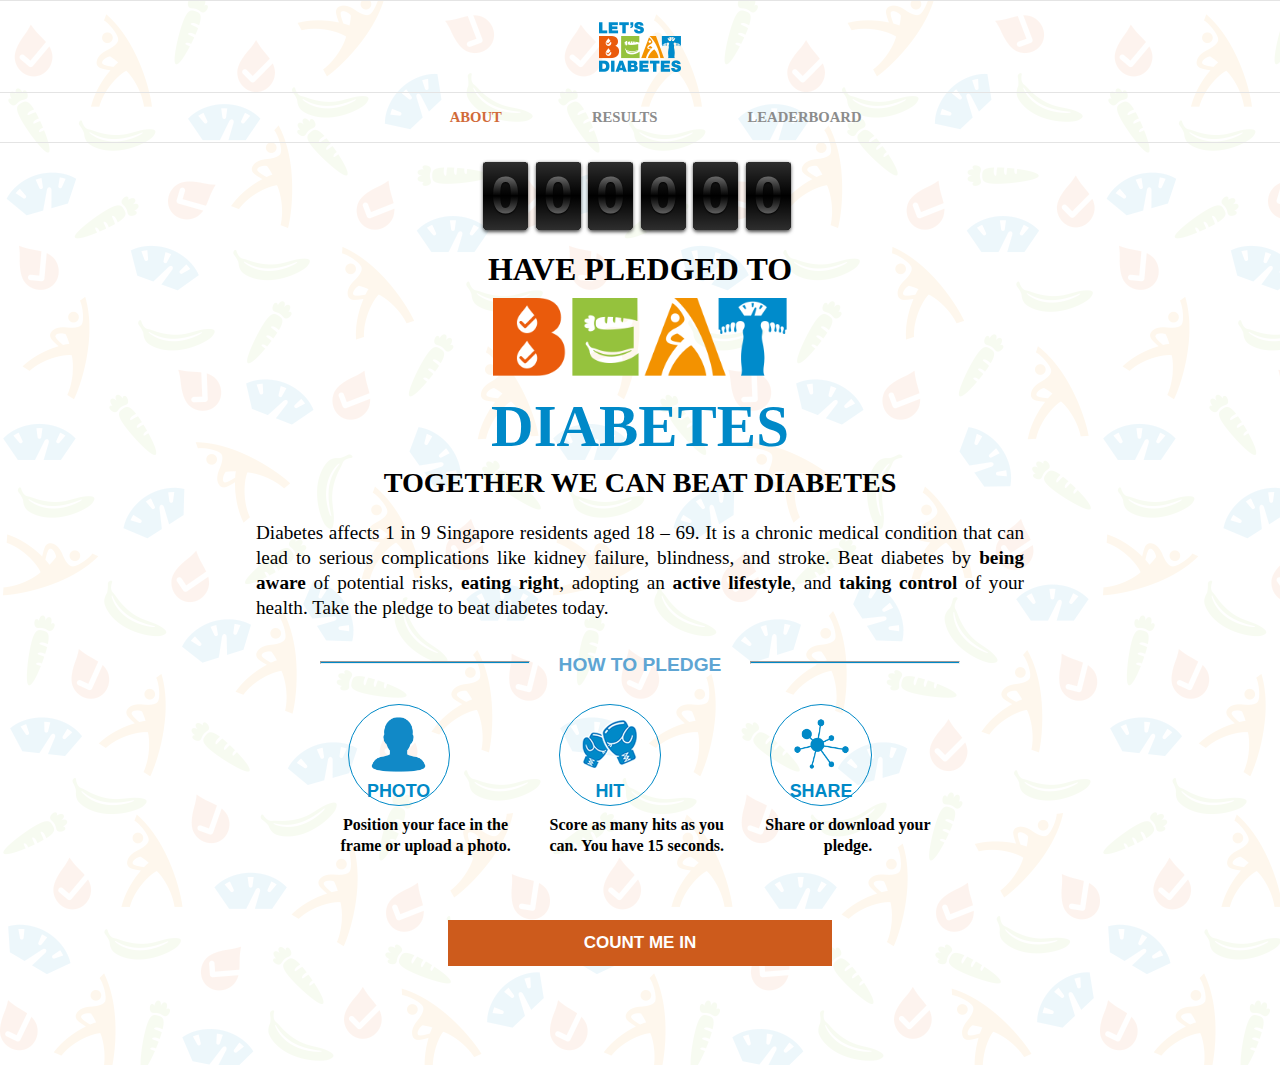
<file: front_end/facebook_app/index.html>
<!DOCTYPE html>
<html>
<head>

<meta name="viewport" content="width=device-width, initial-scale=1" />
<meta http-equiv="Content-Type" content="text/html; charset=utf-8" />
<title>Facebook App</title>

<link rel="stylesheet" href="js/jqueryMobile/jquery.mobile-1.4.5.min.css" />
<link rel="stylesheet" href="css/header.css" />
<link rel="stylesheet" href="css/responsive_header.css" />
<link rel="stylesheet" href="css/index_style.css" />
<link rel="stylesheet" href="css/responsive_index.css" />
<link rel="stylesheet" href="css/flipclock.css">

<script src="js/url.js"></script>
<script src="js/jquery-1.12.0.min.js"></script>
<script src="js/jqueryMobile/jquery.mobile-1.4.5.min.js"></script>
<script src="js/flipclock.min.js"></script>
<script src="js/main.js"></script>
<script src="js/facebook.js"></script>
<script src="js/change_page.js"></script>

<script type="text/javascript">
	function addFBbuttonFunction() {
		if (status != "connected") {
			FB.login();
		} else {
			$.ajax({
				url : serverURL2 + "php/v1/frame_images",					
				dataType : "json",
				success : function(data3) {
					if (data3.error) {
						console.error('Error in fetching frame images.');
					} else {
						window.localStorage.setItem("frame1", data3.frame1);
						window.localStorage.setItem("frame2", data3.frame2);
						window.localStorage.setItem("frame3", data3.frame3);
						window.localStorage.setItem("frame4", data3.frame4);
						window.location = "select_image.php";
					}
				}
			});			
		}
	}
</script>

<style>
body {
	background-image: url("images/BG_img.png");
}
</style>
</head>
<body>
	<div data-role="page" data-theme="c">
		<div data-role="header" data-tap-toggle="false">
			<!--<div
				style="width: 100%; height: auto; float: left; border-bottom: 1px solid #b3ddf3;">
				<div style="width: 50%; height: 80px; float: left;">
					<div style="width: 100%; height: auto; float: left;">
						<div style="width: 5%; height: 1px; float: left;"></div>

						<div style="width: 95%; height: 1px; float: left;">
							<img src="images/logo.png">
						</div>

					</div>
				</div>
				<div style="width: 50%; height: 80px; float: left;">
					<div
						style="width: 100%; height: auto; float: left; position: relative; top: 25px;">
						<div style="width: 5%; height: 1px; float: left;"></div>
						<div
							style="width: 26.66%; height: auto; float: left; font-family: HelveticaNeue; text-align: center;">
							<a href=""
								style="text-decoration: none; color: #008ac8; font-weight: bold; font-size: 13px;">ABOUT</a>
						</div>
						<div style="width: 5%; height: 1px; float: left;"></div>
						<div
							style="width: 26.66%; height: auto; float: left; font-family: HelveticaNeue; text-align: center;">
							<a href=""
								style="text-decoration: none; color: #848484; font-size: 13px;">RESULTS</a>
						</div>
						<div style="width: 5%; height: 1px; float: left;"></div>
						<div
							style="width: 26.66%; height: auto; float: left; font-family: HelveticaNeue; text-align: center;">
							<a href=""
								style="text-decoration: none; color: #848484; font-size: 13px;">LEADERBOARD</a>
						</div>
						<div style="width: 5%; height: 1px; float: left;"></div>
					</div>
				</div>

			</div>-->
            
            <!--for logo-->
			<div class="header_div">
				<img src="images/logo.png" class="header_icon">
			</div>
			<!--for header menu-->
			<div class="header_menu_div">
				<div class="header_menu">
					<div style="text-align: right;" class="menu_option activePage">
						<strong onclick="openAbtPg();">ABOUT</strong>
					</div>

					<div style="text-align: center;" class="menu_option">
						<strong onclick="openResultPg();">RESULTS</strong>
					</div>

					<div style="text-align: left;" class="menu_option_1">
						<strong onclick="openLdrBrdPg();">LEADERBOARD</strong>
					</div>
				</div>
			</div>
        </div>


		<div data-role="main">
			<div class="clock_cont_div">

				<!--<div
					style="width: 60%; height: auto; float: left; text-align: center; padding: 0% 20%;">
					<div style="width: 100%; height: auto; float: left;">

						<div
							style="width: 56%; height: auto; float: left; text-align: center; padding: 0% 22%;">
							<div class="clock" style="margin: 2em;"></div>
						</div>


					</div>
				</div>-->
                
                <div class="clock_part">
                    <div class="main_clock">
                        <div class="clock styl_clock"></div>
                    </div> 
                </div>

			</div>

			<div style="width:100%;height:auto;float:left;/*padding-top: 5px;*/" class="have_div">
           		<div style="width:20%;height:1px;float:left;">             	       	
                </div>
                <div style="width:60%;height:auto;float:left;text-align: center;">                	
                		<span style="width:100%;font-size: 2.5vw;font-family: OpenSans;padding-top: 10px;"><strong>HAVE PLEDGED TO</strong></span>                   
                </div>
                <div style="width:20%;height:1px;float:left;">             	       	
                </div>	
           </div>

			<div style="width:100%;height:auto;float:left;/*padding-top: 5px;*/">
           		<div style="width:20%;height:1px;float:left;">             	       	
                </div>
                <div style="width:60%;height:auto;float:left;text-align: center;">                	
                		 <img style="width: 40%;" src="images/beat.png">                          	
                </div>
                <div style="width:20%;height:1px;float:left;">             	       	
                </div>	
           </div>

			<div style="width:100%;height:auto;float:left;/*padding-top: 5px;*/">
           		<div style="width:20%;height:1px;float:left;">             	       	
                </div>
                <div style="width:60%;height:auto;float:left;text-align: center;">                	
                		<span style="width:100%;font-size: 4.6vw;font-family: OpenSans;color: #0089c8;"><strong>DIABETES</strong></span>                           	
                </div>
                <div style="width:20%;height:1px;float:left;">             	       	
                </div>	
           </div>

			<!--<div style="width:100%;height:20px;float:left;">           		
           </div>--> 
           
           <div style="width:100%;height:auto;float:left;/*padding-bottom: 13px;padding-top: 10px;*/">
           		<div style="width:20%;height:1px;float:left;">             	       	
                </div>
                <div style="width:60%;height:auto;float:left;text-align: center;">
                	<div style="width:100%;height:auto;float:left;">                	
                		<span style="font-size: 2.2vw;font-family: OpenSans;"><strong>TOGETHER WE CAN BEAT DIABETES</strong></span>
                    </div>                           	
                </div>
                <div style="width:20%;height:1px;float:left;">             	       	
                </div>	
           </div>

			<div style="width: 100%; height: auto; float: left;">
				<div style="width: 20%; height: 1px; float: left;"></div>
				<div
					style="width: 60%; height: auto; float: left; text-align: center;">
					<div style="width: 100%; height: auto; float: left;">
						<p style="text-align: justify;font-size:1.5vw;font-family:OpenSans;">Diabetes affects 1 in 9 Singapore residents aged 18 – 69. 
It is a chronic medical condition that can lead to serious complications like kidney failure, blindness, and stroke. Beat diabetes by <strong>being aware</strong> of potential risks, <strong>eating right</strong>, adopting an <strong>active lifestyle</strong>, and <strong>taking control</strong> 
of your health. Take the pledge to beat diabetes today.
						</p>

						<!--<p style="text-align: center;font-size:1.5vw;">
							<strong>Take the pledge to beat diabetes today.</strong>
						</p>-->
					</div>
				</div>
				<div style="width: 20%; height: 1px; float: left;"></div>
			</div>
            
            <div style="width:100%;height:auto;float:left;padding-top: 1%;">
            	<div style="width: 25%; height: 1px; float: left;"></div>
                <div style="width: 50%; height: auto; float: left;">
                	<div style="width:100%;height:auto;float:left;">
                        <div style="width: 32.835%; height: auto; float: left;"><hr style="background-color: #0089c7;height: 1px;"></div>
                        <div style="width: 34.33%; height: auto; float: left;text-align: center;"><span style="color:#5ea5d3;font-size: 1.5vw;"><strong>HOW TO PLEDGE<strong></span></div>
                        <div style="width: 32.835%; height: auto; float: left;"><hr style="background-color: #0089c7;height: 1px;"></div>
                    </div>
                </div>
                <div style="width: 25%; height: 1px; float: left;"></div>
            </div>
            
            
            <div class="pledge_div">
            	<!--<div style="width: 25%; height: 1px; float: left;"></div>
                <div style="width: 50%; height: auto; float: left;">-->
                	<div class="pledge_option_div">
                    	<!--<div style="width: 4%; height: 1px; float: left;"></div>-->
                        
                        <div class="pledge_option_1">
                            <div class="pledge_option_img_div">
								<div class="pledge_option_img_part">   
									  <img src="images/person.png" class="pledge_option_img" />               	
								</div>
								<div class="pledge_option_tag"> 
									PHOTO                     	
								</div>
                            </div>
                            
                        	<div class="pledge_option_desc">
                            	Position your face in the frame <strong>or</strong> upload a photo.
                            </div>
                        </div>
                        
                        <!--<div style="width: 4%; height: 1px; float: left;"></div>-->
                        <div class="pledge_option_2">
                            <div class="pledge_option_img_div">
                            	<div class="pledge_option_img_part">   
                            	      <img src="images/punch.png" class="pledge_option_img" />               	
                        		</div>
                           		<div class="pledge_option_tag"> 
                            		HIT                     	
                        		</div>
                            </div>
                        	<div class="pledge_option_desc">
                            	Score as many hits as you can. You have <strong>15 seconds</strong>.
                            </div>
                        </div>
                        
                        <div class="pledge_option_3">
                            <div class="pledge_option_img_div">
                            	<div class="pledge_option_img_part">   
                            	      <img src="images/share.png"  class="pledge_option_img" >               	
                        		</div>
                           		<div class="pledge_option_tag"> 
                            		SHARE                      	
                        		</div>
                            </div>
                        	<div class="pledge_option_desc">
                            	Share or download your pledge.
                            </div>
                        </div>
                        
                        <!--<div style="width: 4%; height: 1px; float: left;"></div> -->                      
                        
                    </div>
                 <!--</div>
               <div style="width: 25%; height: 1px; float: left;"></div>-->
            </div>


			<div class="button_div">
				<!--<div style="width: 35%; height: 1px; float: left;"></div>
				<div style="width: 30%; height: auto; float: left; text-align: center;">-->
					<div style="" class="button_part">
						<!--<span style="width: 100%; height: 5px; float: left;"></span>-->

						<button class="btn_cls" type="button" onclick="addFBbuttonFunction();">COUNT ME IN</button>

						<!-- <div id="FBbutton">
							<fb:login-button size="large" scope="public_profile,email"
								onlogin="checkLoginState();">COUNT ME IN</fb:login-button>
						</div> -->

						<!--<span style="width: 100%; height: 5px; float: left;"></span>-->
					</div>

					<!-- <div
						style="width: 100%; height: auto; float: left; background-color: #0089c8; color: white;">
						<span style="width: 100%; height: 5px; float: left;"></span> <span></span>
						<fb:login-button size="large" scope="public_profile,email"
							onlogin="checkLoginState();">COUNT ME IN</fb:login-button>

						<span style="width: 100%; height: 5px; float: left;"></span>
					</div> -->

				<!--</div>
				<div style="width: 35%; height: 1px; float: left;"></div>-->
			</div>

			<div style="width: 35%; height: 60px; float: left;"></div>
		</div>


		<div data-role="footer" data-position="fixed" data-tap-toggle="false">
		</div>
	</div>


	<!--<div data-role="footer" data-position="fixed">...</div>-->
</body>
</html>
</file>
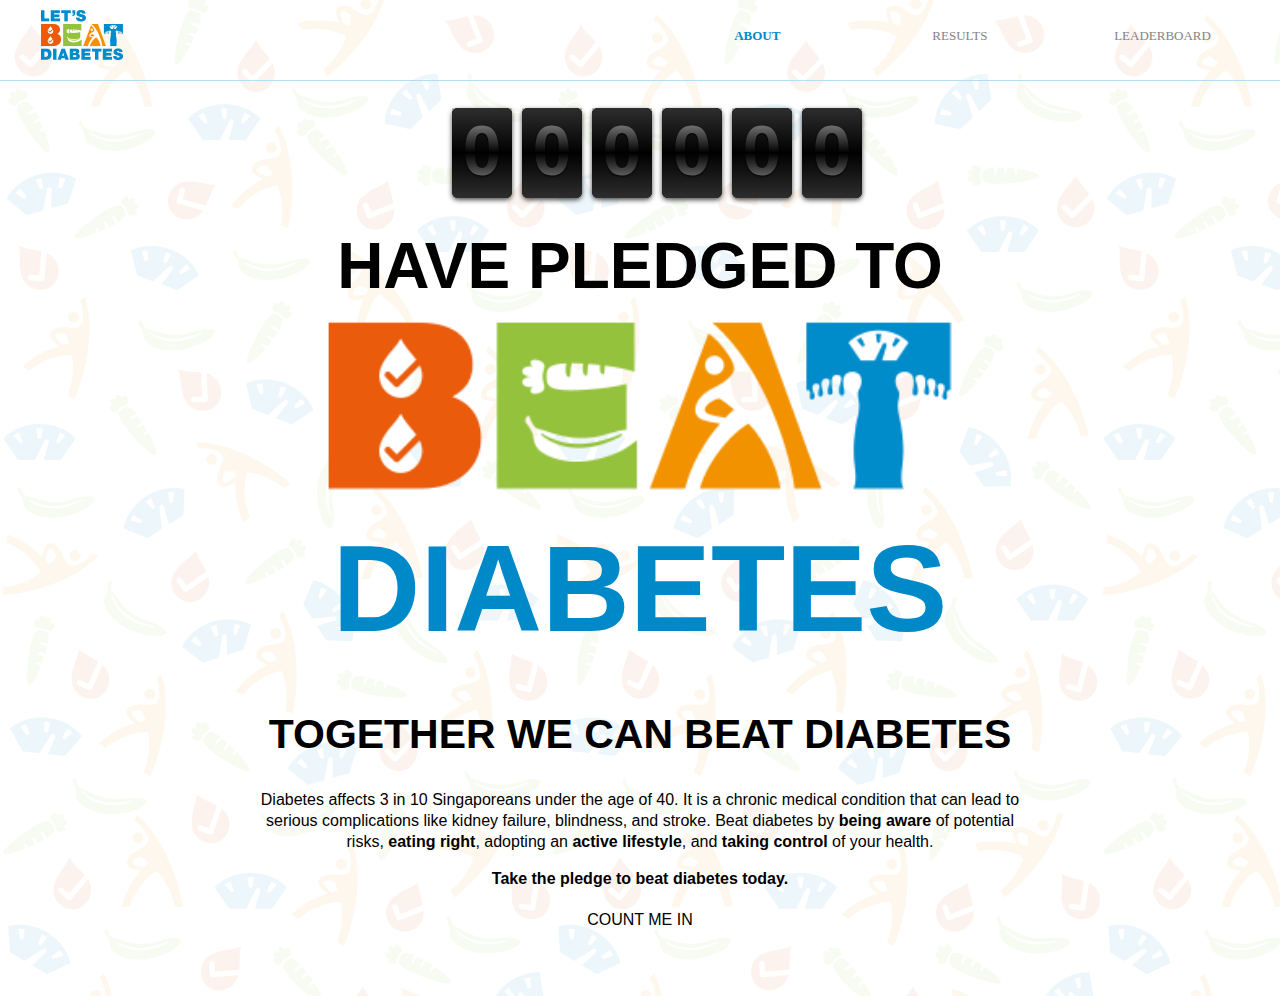
<file: front_end/facebook_app/design.html>
<!DOCTYPE html>
<html>
<head>

<meta name="viewport" content="width=device-width, initial-scale=1" />
<meta http-equiv="Content-Type" content="text/html; charset=utf-8" />
<title>Facebook App</title>

<link rel="stylesheet"
	href="js/jqueryMobile/jquery.mobile-1.4.5.min.css" />
<link rel="stylesheet" href="css/flipclock.css">


<script src="js/jquery-1.12.0.min.js"></script>
<script src="js/jqueryMobile/jquery.mobile-1.4.5.min.js"></script>
<script src="js/flipclock.min.js"></script>
<script src="js/main.js"></script>
<script src="js/facebook.js"></script>

<style>
body {
	background-image: url("images/BG_img.png");
}
</style>
</head>
<body>
	<div data-role="page" data-theme="c">
		<div data-role="header" data-tap-toggle="false">
			<div
				style="width: 100%; height: auto; float: left; border-bottom: 1px solid #b3ddf3;">
				<div style="width: 50%; height: 80px; float: left;">
					<div style="width: 100%; height: auto; float: left;">
						<div style="width: 5%; height: 1px; float: left;"></div>

						<div style="width: 95%; height: 1px; float: left;">
							<img src="images/logo.png">
						</div>

					</div>
				</div>
				<div style="width: 50%; height: 80px; float: left;">
					<div
						style="width: 100%; height: auto; float: left; position: relative; top: 25px;">
						<div style="width: 5%; height: 1px; float: left;"></div>
						<div
							style="width: 26.66%; height: auto; float: left; font-family: HelveticaNeue; text-align: center;">
							<a href=""
								style="text-decoration: none; color: #008ac8; font-weight: bold; font-size: 13px;">ABOUT</a>
						</div>
						<div style="width: 5%; height: 1px; float: left;"></div>
						<div
							style="width: 26.66%; height: auto; float: left; font-family: HelveticaNeue; text-align: center;">
							<a href=""
								style="text-decoration: none; color: #848484; font-size: 13px;">RESULTS</a>
						</div>
						<div style="width: 5%; height: 1px; float: left;"></div>
						<div
							style="width: 26.66%; height: auto; float: left; font-family: HelveticaNeue; text-align: center;">
							<a href=""
								style="text-decoration: none; color: #848484; font-size: 13px;">LEADERBOARD</a>
						</div>
						<div style="width: 5%; height: 1px; float: left;"></div>
					</div>
				</div>

			</div>

		</div>


		<div data-role="main">
			<div style="width: 100%; height: auto; float: left;">

				<div
					style="width: 60%; height: auto; float: left; text-align: center; padding: 0% 20%;">
					<div style="width: 100%; height: auto; float: left;">

						<div
							style="width: 56%; height: auto; float: left; text-align: center; padding: 0% 22%;">
							<div class="clock" style="margin: 2em;"></div>
						</div>


					</div>
				</div>

			</div>

			<div style="width: 100%; height: auto; float: left;">
				<div style="width: 20%; height: 1px; float: left;"></div>
				<div
					style="width: 60%; height: auto; float: left; text-align: center;">
					<span style="width: 100%; font-size: 5.0vw; font-family: inherit;"><strong>HAVE
							PLEDGED TO</strong></span>
				</div>
				<div style="width: 20%; height: 1px; float: left;"></div>
			</div>

			<div style="width: 100%; height: auto; float: left;">
				<div style="width: 20%; height: 1px; float: left;"></div>
				<div
					style="width: 60%; height: auto; float: left; text-align: center;">
					<img style="width: 85%;" src="images/beat.png">
				</div>
				<div style="width: 20%; height: 1px; float: left;"></div>
			</div>

			<div style="width: 100%; height: auto; float: left;">
				<div style="width: 20%; height: 1px; float: left;"></div>
				<div
					style="width: 60%; height: auto; float: left; text-align: center;">
					<span
						style="width: 100%; font-size: 9.5vw; font-family: inherit; color: #0089c8;"><strong>DIABETES</strong></span>
				</div>
				<div style="width: 20%; height: 1px; float: left;"></div>
			</div>

			<div style="width: 100%; height: 40px; float: left;"></div>

			<div
				style="width: 100%; height: auto; float: left; padding-bottom: 13px;">
				<div style="width: 20%; height: 1px; float: left;"></div>
				<div
					style="width: 60%; height: auto; float: left; text-align: center;">
					<div style="width: 100%; height: auto; float: left;">
						<span style="font-size: 3.2vw;"><strong>TOGETHER
								WE CAN BEAT DIABETES</strong></span>
					</div>
				</div>
				<div style="width: 20%; height: 1px; float: left;"></div>
			</div>

			<div style="width: 100%; height: auto; float: left;">
				<div style="width: 20%; height: 1px; float: left;"></div>
				<div
					style="width: 60%; height: auto; float: left; text-align: center;">
					<div style="width: 100%; height: auto; float: left;">
						<p style="text-align: center;">
							Diabetes affects 3 in 10 Singaporeans under the age of 40. It is
							a chronic medical condition that can lead to serious
							complications like kidney failure, blindness, and stroke. Beat
							diabetes by <strong>being aware </strong>of potential risks, <strong>eating
								right</strong>, adopting an <strong>active lifestyle</strong>, and <strong>taking
								control</strong> of your health.
						</p>

						<p style="text-align: center;">
							<strong>Take the pledge to beat diabetes today.</strong>
						</p>
					</div>
				</div>
				<div style="width: 20%; height: 1px; float: left;"></div>
			</div>


			<div style="width: 100%; height: auto; float: left;">
				<div style="width: 35%; height: 1px; float: left;"></div>
				<div
					style="width: 30%; height: auto; float: left; text-align: center;">
					<div
						style="width: 100%; height: auto; float: left;">
						<span style="width: 100%; height: 5px; float: left;"></span>
						
						<fb:login-button size="large" scope="public_profile,email" onlogin="checkLoginState();">COUNT ME IN</fb:login-button>
					
					<span style="width: 100%; height: 5px; float: left;"></span>
					</div>
					
<!-- 					<div -->
<!-- 						style="width: 100%; height: auto; float: left; background-color: #0089c8; color: white;"> -->
<!-- 						<span style="width: 100%; height: 5px; float: left;"></span> -->
<!-- 							<span></span> -->
<!-- 						<fb:login-button size="large" scope="public_profile,email" onlogin="checkLoginState();">COUNT ME IN</fb:login-button> -->
					
<!-- 					<span style="width: 100%; height: 5px; float: left;"></span> -->
<!-- 					</div> -->

				</div>
				<div style="width: 35%; height: 1px; float: left;"></div>
			</div>

			<div style="width: 35%; height: 60px; float: left;"></div>
		</div>


		<div data-role="footer" data-position="fixed" data-tap-toggle="false">
		</div>
	</div>
	
	
	<!--<div data-role="footer" data-position="fixed">...</div>-->
</body>
</html>
</file>
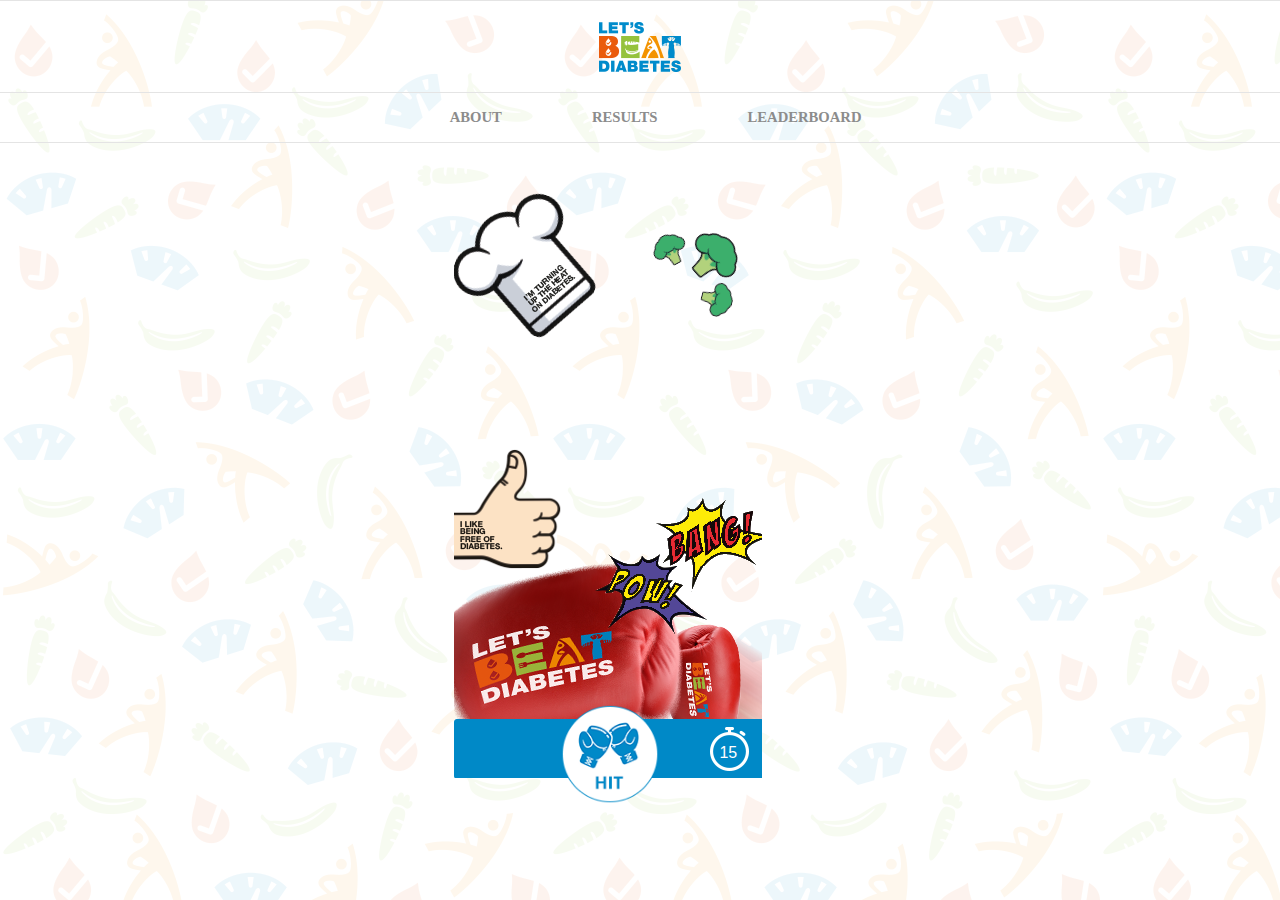
<file: front_end/facebook_app/game.html>
<!DOCTYPE html>
<html>
<head>

<meta name="viewport" content="width=device-width, initial-scale=1" />
<meta http-equiv="Content-Type" content="text/html; charset=utf-8" />
<title>Facebook App</title>

<link rel="stylesheet" href="js/jqueryMobile/jquery.mobile-1.4.5.min.css" />
<link rel="stylesheet" href="css/header.css" />
<link rel="stylesheet" href="css/responsive_header.css" />
<link rel="stylesheet" href="css/flipclock.css">
<link rel="stylesheet" href="css/game.css">
<link rel="stylesheet" href="css/responsive_game.css">

<script src="js/url.js"></script>
<script src="js/jquery-1.12.0.min.js"></script>
<script src="js/jqueryMobile/jquery.mobile-1.4.5.min.js"></script>
<script src="js/game.js"></script>
<script src="js/change_page.js"></script>


<style>
body {
	background-image: url("images/BG_img.png");
}
</style>
</head>
<body>
	<div data-role="page" data-theme="c">
		<div data-role="header" data-tap-toggle="false">
			<!--for logo-->
			<div class="header_div">
				<img src="images/logo.png" class="header_icon">
			</div>
			<!--for header menu-->
			<div class="header_menu_div">
				<div class="header_menu">
					<div style="text-align: right;" class="menu_option">
						<strong onclick="openAbtPg();">ABOUT</strong>
					</div>

					<div style="text-align: center;" class="menu_option">
						<strong onclick="openResultPg();">RESULTS</strong>
					</div>

					<div style="text-align: left;" class="menu_option_1">
						<strong onclick="openLdrBrdPg();">LEADERBOARD</strong>
					</div>
				</div>
			</div>
		</div>


		<div data-role="main">
			<div class="pageMainDiv">
				<div class="pageImageDiv">
					<div id="selfImage" class="playerBGimage">
						<img id="hit-image-frame" src="images/frame-with-hit-button.png" class="changebleFrame">
					</div>
					<div class="hitNcountDiv"> 
						<div class="hitImageDiv">
							<img onclick="totalHitFunction();" src="images/hiti-button.png" class="hitImage">
						</div>
						<div class="timeCounter" id="hitTimer">15</div>
					</div>
				</div>
			</div>
		</div>


		<div data-role="footer" data-position="fixed" data-tap-toggle="false">
		</div>
	</div>


</body>
</html>
</file>
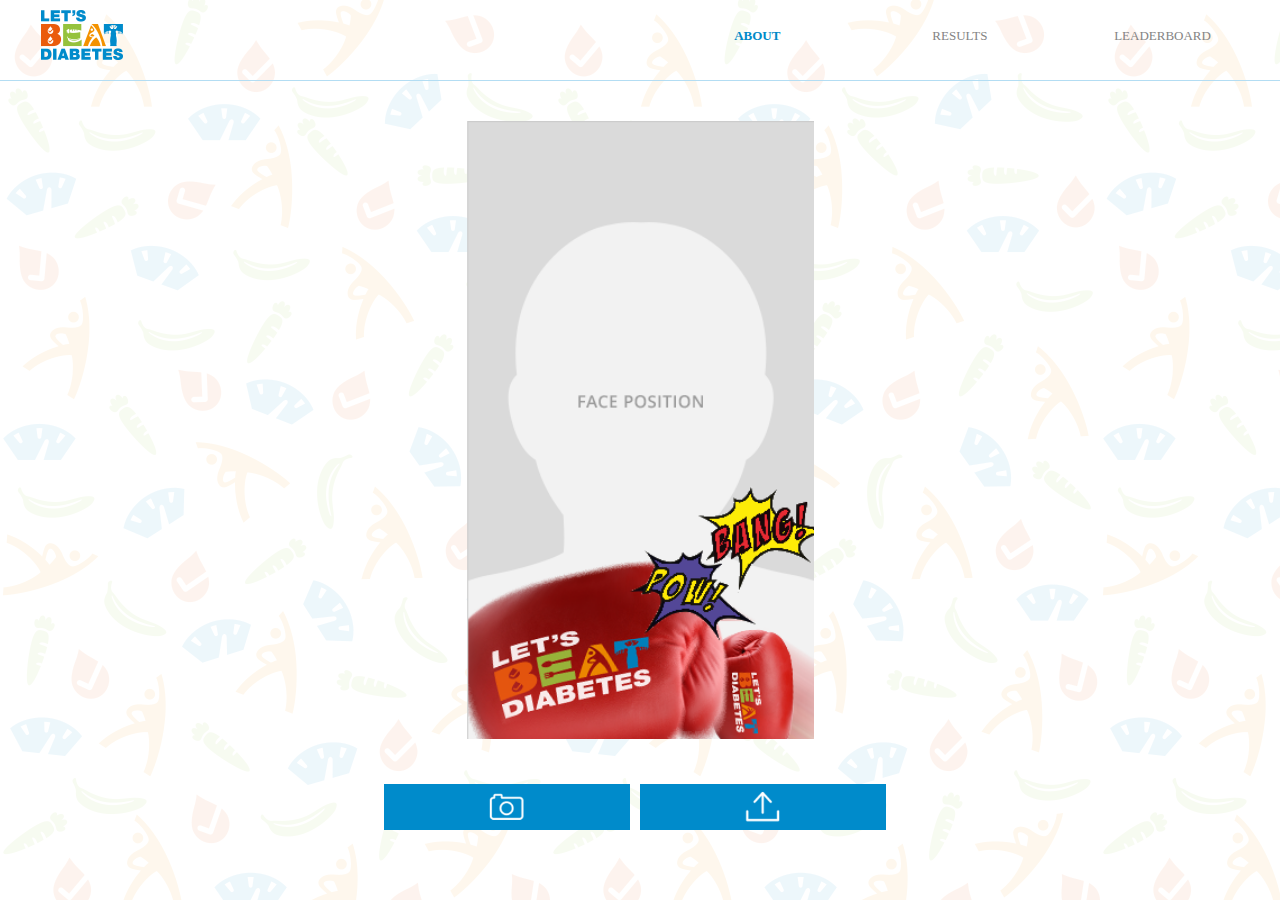
<file: front_end/facebook_app/select_image.html>
<!DOCTYPE html>
<html>
<head>

<meta name="viewport" content="width=device-width, initial-scale=1" />
<meta http-equiv="Content-Type" content="text/html; charset=utf-8" />
<title>Facebook App</title>
<link rel="stylesheet"
	href="js/jqueryMobile/jquery.mobile-1.4.5.min.css" />

<script src="js/jquery-1.12.0.min.js"></script>
<script src="js/jqueryMobile/jquery.mobile-1.4.5.min.js"></script>

<script src="js/selectImage.js"></script>

<style>
body {
	background-image: url("images/BG_img.png");
}
</style>
</head>
<body>
	<div data-role="page" data-theme="c">
		<div data-role="header" data-tap-toggle="false">
			<div
				style="width: 100%; height: auto; float: left; border-bottom: 1px solid #b3ddf3;">
				<div style="width: 50%; height: 80px; float: left;">
					<div style="width: 100%; height: auto; float: left;">
						<div style="width: 5%; height: 1px; float: left;"></div>

						<div style="width: 95%; height: 1px; float: left;">
							<img src="images/logo.png">
						</div>

					</div>
				</div>
				<div style="width: 50%; height: 80px; float: left;">
					<div
						style="width: 100%; height: auto; float: left; position: relative; top: 25px;">
						<div style="width: 5%; height: 1px; float: left;"></div>
						<div
							style="width: 26.66%; height: auto; float: left; font-family: HelveticaNeue; text-align: center;">
							<a href=""
								style="text-decoration: none; color: #008ac8; font-weight: bold; font-size: 13px;">ABOUT</a>
						</div>
						<div style="width: 5%; height: 1px; float: left;"></div>
						<div
							style="width: 26.66%; height: auto; float: left; font-family: HelveticaNeue; text-align: center;">
							<a href=""
								style="text-decoration: none; color: #848484; font-size: 13px;">RESULTS</a>
						</div>
						<div style="width: 5%; height: 1px; float: left;"></div>
						<div
							style="width: 26.66%; height: auto; float: left; font-family: HelveticaNeue; text-align: center;">
							<a href=""
								style="text-decoration: none; color: #848484; font-size: 13px;">LEADERBOARD</a>
						</div>
						<div style="width: 5%; height: 1px; float: left;"></div>
					</div>
				</div>

			</div>

		</div>


		<div data-role="main">

			<div
				style="width: 100%; height: auto; float: left; padding-top: 40px;">
				<div style="width: 30%; height: 1px; float: left;"></div>
				<div
					style="width: 40%; height: auto; float: left; text-align: center;">
					<img style="width: 68%;" src="images/upload_img.png" id="selfImage">
				</div>
				<div style="width: 30%; height: 1px; float: left;"></div>
			</div>

			<div
				style="width: 100%; height: auto; float: left; padding-top: 40px;">
				<div style="width: 30%; height: 1px; float: left;"></div>
				<div
					style="width: 40%; height: auto; float: left; text-align: center;">
					<!--<div style="width:100%;height:auto;float:left;">-->
					<div
						style="width: 48%; height: auto; float: left; background-color: #008bcb;">
						<img style="width: 35px; padding-top: 5px;"
							src="images/take_photo.png">
					</div>
					<div style="width: 2%; height: 1px; float: left;"></div>
					<div
						style="width: 48%; height: auto; float: left; background-color: #008bcb;" onclick="uploadImage();">
						<img style="width: 35px; padding-top: 5px;"
							src="images/upload.png">
					</div>
					<!--</div>-->
				</div>
				<div style="width: 30%; height: 1px; float: left;"></div>
			</div>

			<div style="width: 100%; height: 20px; float: left;"></div>
		</div>
	</div>



</body>
</html>
</file>
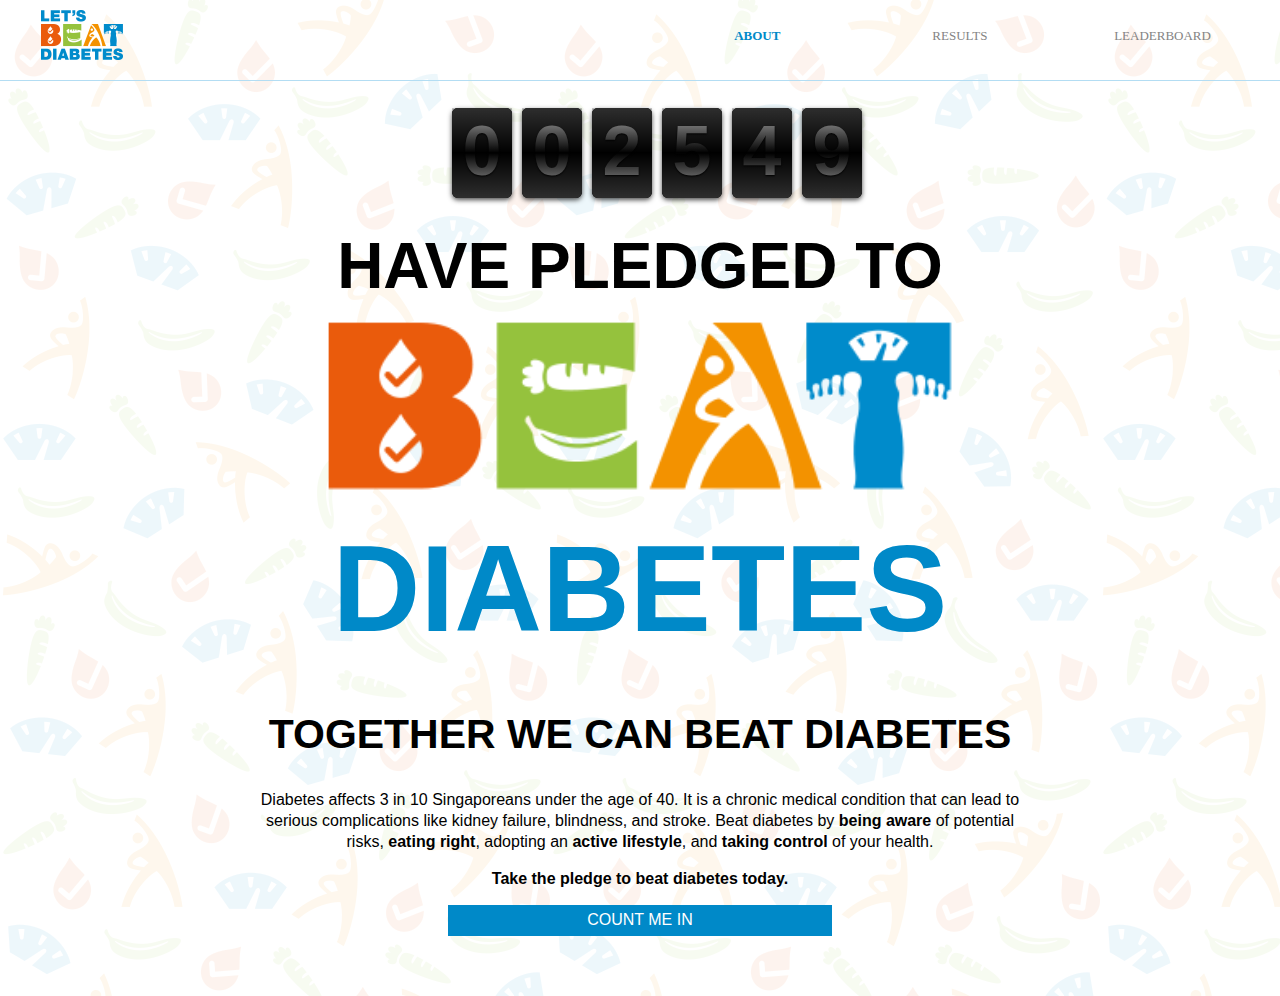
<file: front_end/FacebookApp/design.html>
<!DOCTYPE html>
<head>

	<meta name="viewport" content="width=device-width, initial-scale=1"/>
	<meta http-equiv="Content-Type" content="text/html; charset=utf-8" />
	<title>Facebook App</title>		
	<link rel="stylesheet" href="js/jqueryMobile/jquery.mobile-1.4.5.min.css"/>
    <link rel="stylesheet" href="css/flipclock.css">		
	<script src="js/jquery-1.12.0.min.js"></script>    
	<script src="js/flipclock.min.js"></script>
	<script src="js/jqueryMobile/jquery.mobile-1.4.5.min.js"></script>

	<style>
    	body {
    		background-image: url("images/BG_img.png");
		}
    </style>
</head>
<body>
<div data-role="page" data-theme="c">
	<div data-role="header" data-tap-toggle="false">	
    	<div style="width:100%;height:auto;float:left;border-bottom: 1px solid #b3ddf3;">
        	<div style="width:50%;height:80px;float:left;"> 
            	    <div style="width:100%;height:auto;float:left;">
                    	<div style="width:5%;height:1px;float:left;">             	       	
                        </div>
                        
                        <div style="width:95%;height:1px;float:left;"> 
                        	<img src="images/logo.png">            	       	
                         </div>
                    	 
                    </div>	
        	</div> 
            <div style="width:50%;height:80px;float:left;"> 
                     <div style="width:100%;height:auto;float:left;position: relative;top: 25px;">
                         <div style="width:5%;height:1px;float:left;">             	       	
                         </div>
                         <div style="width:26.66%;height:auto;float:left;font-family:HelveticaNeue;text-align: center;"> 
                            <a href="" style="text-decoration: none;color:#008ac8;font-weight: bold;font-size: 13px;">ABOUT</a>            	       	
                         </div>
                         <div style="width:5%;height:1px;float:left;">             	       	
                         </div> 
                         <div style="width:26.66%;height:auto;float:left;font-family:HelveticaNeue;text-align: center;"> 
                            <a href="" style="text-decoration: none;color:#848484;font-size: 13px;">RESULTS</a>            	       	
                         </div>
                         <div style="width:5%;height:1px;float:left;">             	       	
                         </div> 
                         <div style="width:26.66%;height:auto;float:left;font-family:HelveticaNeue;text-align: center;"> 
                            <a href="" style="text-decoration: none;color:#848484;font-size: 13px;">LEADERBOARD</a>             	       	
                         </div>
                         <div style="width:5%;height:1px;float:left;">             	       	
                         </div>   
                     </div>	
        	</div>
           
        </div> 
           
	</div>
    
    
	<div data-role="main">
    	   <div style="width:100%;height:auto;float:left;">
           		
                <div style="width:60%;height:auto;float:left;text-align: center;padding: 0% 20%;">
                	<div style="width:100%;height:auto;float:left;">                		
                       
                        <div style="width:56%;height:auto;float:left;text-align: center;padding: 0% 22%;">
                        	<div class="clock" style="margin:2em;"></div>             	       	
                		</div>
                         
                              
                    </div>	       	
                </div>
               
           </div> 
           
           <div style="width:100%;height:auto;float:left;">
           		<div style="width:20%;height:1px;float:left;">             	       	
                </div>
                <div style="width:60%;height:auto;float:left;text-align: center;">                	
                		<span style="width:100%;font-size: 5.0vw;font-family: inherit;"><strong>HAVE PLEDGED TO</strong></span>                   
                </div>
                <div style="width:20%;height:1px;float:left;">             	       	
                </div>	
           </div> 
           
           <div style="width:100%;height:auto;float:left;">
           		<div style="width:20%;height:1px;float:left;">             	       	
                </div>
                <div style="width:60%;height:auto;float:left;text-align: center;">                	
                		 <img style="width: 85%;" src="images/beat.png">                          	
                </div>
                <div style="width:20%;height:1px;float:left;">             	       	
                </div>	
           </div>
           
           <div style="width:100%;height:auto;float:left;">
           		<div style="width:20%;height:1px;float:left;">             	       	
                </div>
                <div style="width:60%;height:auto;float:left;text-align: center;">                	
                		<span style="width:100%;font-size: 9.5vw;font-family: inherit;color: #0089c8;"><strong>DIABETES</strong></span>                           	
                </div>
                <div style="width:20%;height:1px;float:left;">             	       	
                </div>	
           </div>
           
           <div style="width:100%;height:40px;float:left;">           		
           </div> 
           
           <div style="width:100%;height:auto;float:left;padding-bottom: 13px;">
           		<div style="width:20%;height:1px;float:left;">             	       	
                </div>
                <div style="width:60%;height:auto;float:left;text-align: center;">
                	<div style="width:100%;height:auto;float:left;">                	
                		<span style="font-size: 3.2vw;"><strong>TOGETHER WE CAN BEAT DIABETES</strong></span>
                    </div>                           	
                </div>
                <div style="width:20%;height:1px;float:left;">             	       	
                </div>	
           </div>  
           
           <div style="width:100%;height:auto;float:left;">
           		<div style="width:20%;height:1px;float:left;">             	       	
                </div>
                <div style="width:60%;height:auto;float:left;text-align: center;">
                	<div style="width:100%;height:auto;float:left;">                	
                		<p style="text-align: center;">Diabetes affects 3 in 10 Singaporeans under the age of 40.
It is a chronic medical condition that can lead to serious complications like kidney failure, blindness, and stroke. Beat diabetes by <strong>being aware </strong>of potential risks, <strong>eating right</strong>, adopting an <strong>active lifestyle</strong>, and <strong>taking control</strong> of your health.</p>

<p style="text-align: center;"><strong>Take the pledge to beat diabetes today.</strong></p>
                    </div>                           	
                </div>
                <div style="width:20%;height:1px;float:left;">             	       	
                </div>	
           </div>
           
           
           <div style="width:100%;height:auto;float:left;">
           		<div style="width:35%;height:1px;float:left;">             	       	
                </div>
                <div style="width:30%;height:auto;float:left;text-align: center;">
                	<div style="width:100%;height:auto;float:left;background-color: #0089c8;color: white;">
                    	<span style="width:100%;height:5px;float: left;"></span>
						<span>COUNT ME IN</span>
						<span style="width:100%;height:5px;float: left;"></span>
                    </div>                           	
                </div>
                <div style="width:35%;height:1px;float:left;">             	       	
                </div>	
           </div>  
           
           <div style="width:35%;height:60px;float:left;">             	       	
           </div> 
	</div>
    
    
    <div data-role="footer" data-position="fixed" data-tap-toggle="false">	     
	</div>
</div>
	<!--<div data-role="footer" data-position="fixed">...</div>-->
</div>

<script type="text/javascript">
			var clock;

			$(document).ready(function() {

				// Instantiate a counter
				clock = new FlipClock($('.clock'), 2543, {
					clockFace: 'Counter',
					//autoStart: true,
					minimumDigits: 6
				});
				count(clock);
			});
			
			function count(clock){				
				window.setTimeout(function(){
					clock.increment();
					count(clock);					
					},100);
			}
</script>

</body>
</html>
</file>
<file: front_end/facebook_app/css/header.css>
.header_div{ width: 100%; height: auto; float: left; text-align: center; border-top: 1px solid #e4e4e4; padding: 5px 0px;}
.header_icon{ padding-top: 6px; }

.header_menu_div{ width: 60%; height: auto; float: left; border-top: 1px solid #e4e4e4; border-bottom: 1px solid #e4e4e4; padding: 15px 20%;}
.header_menu{width: 100%; float: left;}
.menu_option{width: 32%; height: auto; float: left; font-size: 11pt; color: #8c8c8c; font-family: OpenSans;cursor: pointer;}
.menu_option_1{width: 36%; height: auto; float: left; font-size: 11pt; color: #8c8c8c; font-family: OpenSans;cursor: pointer;}

.activePage{color: #d16a39;}
</file>
<file: front_end/facebook_app/css/responsive_header.css>
@media only screen and (min-width: 470px) and (max-width: 700px) {

.menu_option{
    font-size: 10pt;
	width: 29%;
}

.menu_option_1{
    font-size: 10pt;
	width: 42%;
}

.header_menu_div{
	padding: 15px 22% 15px 18%;
}

}


@media only screen and (min-width: 400px) and (max-width: 469px) {

.menu_option{
    font-size: 9pt;
	width: 30%;
	letter-spacing:0.5px;
}

.menu_option_1{
    font-size: 9pt;
	width: 40%;
	letter-spacing:0.5px;
}

.header_menu_div{
	width: 68%;
	padding: 15px 19% 15px 13%;
}

}


@media only screen and (min-width: 320px) and (max-width: 399px) {


.menu_option{
    font-size: 8pt;
	width: 28%;
	letter-spacing:0.5px;
}

.menu_option_1{
    font-size: 8pt;
	width: 44%;
	letter-spacing:0.5px;
}

.header_menu_div{
	width: 80%;
	padding: 15px 10%;
}

}


@media only screen and (min-width: 200px) and (max-width: 319px) {


.menu_option{
    font-size: 6.5pt;
	width: 26%;
	letter-spacing:0.7px;
}

.menu_option_1{
    font-size: 6.5pt;
	width: 48%;
	letter-spacing:0.7px;
}

.header_menu_div{
	width: 80%;
	padding: 15px 10%;
}

}
</file>
<file: front_end/facebook_app/css/index_style.css>
.clock_cont_div{ width: 60%; float: left; padding: 0% 20%;}
.clock_part{width:44%;float:left;padding: 0% 28%;}
.main_clock{width:100%;float:left;zoom: 75%;margin: 10px 0px;}
.pledge_div{width:50%;float:left;padding: 2% 25%;}
.pledge_option_div{width:100%;float:left;}
.pledge_option_1{width:29%;float:left;margin-left:2%; margin-right:2%;}
.pledge_option_2{width:29%;float:left;margin-left:2%; margin-right:2%;}
.pledge_option_3{width:29%;float:left;margin-left:2%; margin-right:2%;}
.pledge_option_img_div{width:100px;height:100px;float:left;border:1px solid #0089c7;border-radius: 100%;margin: 0% 8%;}
.pledge_option_img_part{width:100%;height:70%;float:left;text-align:center;}
.pledge_option_img{width: 55%;padding: 12px;}
.pledge_option_tag{width:100%;height:30%;float:left;text-align:center;color:#0089c7;padding-top: 5px;font-size: 1.4vw;}
.pledge_option_desc{width:100%;height:auto;float:left;text-align: center;padding-top: 5%;font-family:OpenSans;font-weight: lighter;}
.button_div{width: 30%; height: auto; float: left; padding: 3% 35%;}
.button_part{width: 100%; height: auto; float: left;}
.btn_cls{width: 100%; float: left; background-color: #cd5b1c; color: white; border: none;}
</file>
<file: front_end/facebook_app/css/responsive_index.css>
@media only screen and (min-width: 250px) and (max-width: 290px) {

.clock_cont_div {
	width: 98%;
    padding: 0% 1%;
}

.clock_part{
	width: 98%;
    padding: 0% 1%;
}

.flip{
    width: 10% !important;
}

.inn{
	font-size: 40px !important;
}

.main_clock{
    width: 93%;
    padding: 0% 3.5%;
}

.styl_clock{
	margin: 0px !important; 
	padding: 0% 0% !important;
}

.clock{
	width: 100% !important;
}

}


@media only screen and (min-width: 291px) and (max-width: 330px) {

.clock_cont_div {
	width: 98%;
    padding: 0% 1%;
}

.clock_part{
	width: 98%;
    padding: 0% 1%;
}

.flip{
    width: 10% !important;
}

.inn{
	font-size: 40px !important;
}

.main_clock{
    width: 93%;
    padding: 0% 3.5%;
}

.styl_clock{
    margin: 0px !important;
    padding: 0% 4% !important;
}

.clock{
	width: 92% !important;
}

}



@media only screen and (min-width: 331px) and (max-width: 369px) {

.clock_cont_div {
    width: 86%;
    padding: 0% 7%;
}

.clock_part{
	width: 98%;
    padding: 0% 1%;
}

.flip{
    width: 10% !important;
}

.inn{
	font-size: 40px !important;
}

.main_clock{
    width: 93%;
    padding: 0% 3.5%;
}

.styl_clock{
    margin: 0px !important;
    padding: 0% 4% !important;
}

.clock{
	width: 92% !important;
}

}

@media only screen and (min-width: 370px) and (max-width: 400px) {

.clock_cont_div {
    width: 80%;
    padding: 0% 10%;
}

.clock_part{
	width: 94%;
    padding: 0% 5%;
}

.flip{
    width: 10% !important;
}

.inn{
	font-size: 40px !important;
}

.main_clock{
    width: 93%;
    padding: 0% 3.5%;
}

.styl_clock{
    margin: 0px !important;
    padding: 0% 4% !important;
}

.clock{
	width: 92% !important;
}

}


@media only screen and (min-width: 401px) and (max-width: 500px) {

.clock_cont_div {
    width: 80%;
    padding: 0% 10%;
}

.clock_part{
	width: 94%;
    padding: 0% 5%;
}

.flip{
    width: 13% !important;
}

.inn{
	font-size: 47px !important;
}

.main_clock{
    width: 93%;
    padding: 0% 3.5%;
}

.styl_clock{
    margin: 0px !important;
    padding: 0% 4% !important;
}

.clock{
	width: 92% !important;
}

}

@media only screen and (min-width: 501px) and (max-width: 630px) {

.clock_cont_div {
    width: 70%;
    padding: 0% 14% 0% 16%;
}

.clock_part{
	width: 90%;
    padding: 0% 5%;
}

.flip{
    width: 13% !important;
}

.inn{
	font-size: 55px !important;
}

.main_clock{
    width: 93%;
    padding: 0% 3.5%;
}

.styl_clock{
    margin: 0px !important;
    padding: 0% 4% !important;
}

.clock{
	width: 92% !important;
}

}

@media only screen and (min-width: 631px) and (max-width: 700px) {

.clock_cont_div {
    width: 70%;
    padding: 0% 12% 0% 18%;
}

.clock_part{
	width: 90%;
    padding: 0% 5%;
}


.main_clock{
    width: 93%;
    padding: 0% 3.5%;
}

.styl_clock{
    margin: 0px !important;
    padding: 0% 4% !important;
}

.clock{
	width: 92% !important;
}

}

@media only screen and (min-width: 701px) and (max-width: 800px) {

.clock_cont_div {
    width: 70%;
    padding: 0% 9% 0% 21%;
}

.clock_part{
	width: 90%;
    padding: 0% 5%;
}

.main_clock{
    width: 93%;
    padding: 0% 3.5%;
}

.styl_clock{
    margin: 0px !important;
    padding: 0% 4% !important;
}

.clock{
	width: 92% !important;
}

.pledge_option_img_div{
	margin: 0% 0%;
}

}

@media only screen and (min-width: 801px) and (max-width: 900px) {

.clock_cont_div {
    width: 70%;
    padding: 0% 6.5% 0% 23.5%;
}

.clock_part{
	width: 90%;
    padding: 0% 5%;
}

.main_clock{
    width: 93%;
    padding: 0% 3.5%;
}

.styl_clock{
    margin: 0px !important;
    padding: 0% 4% !important;
}

.clock{
	width: 92% !important;
}

}


@media only screen and (min-width: 901px) and (max-width: 1000px) {

.clock_cont_div {
	width: 70%;
    padding: 0% 5% 0% 25%;
}

.clock_part{
	width: 90%;
    padding: 0% 5%;
}

.main_clock{
    width: 93%;
    padding: 0% 3.5%;
}

.styl_clock{
    margin: 0px !important;
    padding: 0% 4% !important;
}

.clock{
	width: 92% !important;
}

}

@media only screen and (min-width: 1001px) and (max-width: 1100px) {

.clock_cont_div {
	width: 70%;
    padding: 0% 3.5% 0% 26.5%;
}

.clock_part{
	width: 90%;
    padding: 0% 5%;
}

.main_clock{
    width: 93%;
    padding: 0% 3.5%;
}

.styl_clock{
    margin: 0px !important;
    padding: 0% 4% !important;
}

.clock{
	width: 92% !important;
}

}

@media only screen and (min-width: 1101px) and (max-width: 1210px) {

.clock_cont_div {
    width: 60%;
    padding: 0% 11% 0% 29%;
}

.clock_part{
	width: 90%;
    padding: 0% 5%;
}

.main_clock{
    width: 93%;
    padding: 0% 3.5%;
}

.styl_clock{
    margin: 0px !important;
    padding: 0% 4% !important;
}

.clock{
	width: 92% !important;
}

}
</file>
<file: front_end/facebook_app/css/game.css>
.pageMainDiv{
    width: 29%;
    float: left;
    padding: 2% 35.5%;
}

.pageImageDiv{
	width: 100%;
	float: left; 
	text-align: center; 
	/*position: relative; 
	display: inline;*/
}

.playerBGimage{
	width: 308px;
	height: auto; 
	float: left; 
	min-height: 475px; /*background-image: url('images/player-image-for-frame.png');*/ 
	background-repeat: no-repeat;
}

.changebleFrame{
	bottom: 0; 
	right: 4px;
}

.hitNcountDiv{
	width: 308px;
	height: auto; 
	float: left; 
	margin-top: -80px;
}

.hitImageDiv{
    width: 71%;
    float: left;
    text-align: center;
    padding-left: 46px;
}

.hitImage{
    width: 100px;
	cursor: pointer;
   /* top: 87%;
    position: absolute;
    left: 45.5%;*/
}

.timeCounter{
    width: 6%;
    float: left;
    text-align: center;
    color: white;
    padding-top: 39px;
    /*position: absolute;
    top: 92.1%;
    left: 60.2%;*/
}
</file>
<file: front_end/facebook_app/css/responsive_game.css>
@media only screen and (min-width: 955px) and (max-width: 1050px) {

.pageMainDiv {
	width: 33%;
    padding: 2% 33.5%;
}



}




@media only screen and (min-width: 891px) and (max-width: 954px) {

.pageMainDiv {
    width: 35%;
    padding: 2% 32.5%;
}



}




@media only screen and (min-width: 830px) and (max-width: 890px) {

.pageMainDiv {
    width: 36%;
    padding: 2% 32%;
}



}


@media only screen and (min-width: 735px) and (max-width: 829px) {

.pageMainDiv {
    width: 39%;
    padding: 2% 30.5%;
}



}


@media only screen and (min-width: 650px) and (max-width: 734px) {


.pageMainDiv {
    width: 46%;
    padding: 2% 27%;
}


}
</file>
<file: front_end/facebook_app/css/flipclock.css>
/* Get the bourbon mixin from http://bourbon.io */
/* Reset */
.flip-clock-wrapper * {
    -webkit-box-sizing: border-box;
    -moz-box-sizing: border-box;
    -ms-box-sizing: border-box;
    -o-box-sizing: border-box;
    box-sizing: border-box;
    -webkit-backface-visibility: hidden;
    -moz-backface-visibility: hidden;
    -ms-backface-visibility: hidden;
    -o-backface-visibility: hidden;
    backface-visibility: hidden;
}

.flip-clock-wrapper a {
  cursor: pointer;
  text-decoration: none;
  color: #ccc; }

.flip-clock-wrapper a:hover {
  color: #fff; }

.flip-clock-wrapper ul {
  list-style: none; }

.flip-clock-wrapper.clearfix:before,
.flip-clock-wrapper.clearfix:after {
  content: " ";
  display: table; }

.flip-clock-wrapper.clearfix:after {
  clear: both; }

.flip-clock-wrapper.clearfix {
  *zoom: 1; }

/* Main */
.flip-clock-wrapper {
  font: normal 11px "Helvetica Neue", Helvetica, sans-serif;
  -webkit-user-select: none; }

.flip-clock-meridium {
  background: none !important;
  box-shadow: 0 0 0 !important;
  font-size: 36px !important; }

.flip-clock-meridium a { color: #313333; }

.flip-clock-wrapper {
  text-align: center;
  position: relative;
  width: 100%;
  margin: 1em;
}

.flip-clock-wrapper:before,
.flip-clock-wrapper:after {
    content: " "; /* 1 */
    display: table; /* 2 */
}
.flip-clock-wrapper:after {
    clear: both;
}

/* Skeleton */
.flip-clock-wrapper ul {
  position: relative;
  float: left;
  margin: 5px;
  width: 60px;
  height: 90px;
  font-size: 80px;
  font-weight: bold;
  line-height: 87px;
  border-radius: 6px;
  background: #000;
}

.flip-clock-wrapper ul li {
  z-index: 1;
  position: absolute;
  left: 0;
  top: 0;
  width: 100%;
  height: 100%;
  line-height: 87px;
  text-decoration: none !important;
}

.flip-clock-wrapper ul li:first-child {
  z-index: 2; }

.flip-clock-wrapper ul li a {
  display: block;
  height: 100%;
  -webkit-perspective: 200px;
  -moz-perspective: 200px;
  perspective: 200px;
  margin: 0 !important;
  overflow: visible !important;
  cursor: default !important; }

.flip-clock-wrapper ul li a div {
  z-index: 1;
  position: absolute;
  left: 0;
  width: 100%;
  height: 50%;
  font-size: 80px;
  overflow: hidden; 
  outline: 1px solid transparent; }

.flip-clock-wrapper ul li a div .shadow {
  position: absolute;
  width: 100%;
  height: 100%;
  z-index: 2; }

.flip-clock-wrapper ul li a div.up {
  -webkit-transform-origin: 50% 100%;
  -moz-transform-origin: 50% 100%;
  -ms-transform-origin: 50% 100%;
  -o-transform-origin: 50% 100%;
  transform-origin: 50% 100%;
  top: 0; }

.flip-clock-wrapper ul li a div.up:after {
  content: "";
  position: absolute;
  top: 44px;
  left: 0;
  z-index: 5;
  width: 100%;
  height: 3px;
  background-color: #000;
  background-color: rgba(0, 0, 0, 0.4); }

.flip-clock-wrapper ul li a div.down {
  -webkit-transform-origin: 50% 0;
  -moz-transform-origin: 50% 0;
  -ms-transform-origin: 50% 0;
  -o-transform-origin: 50% 0;
  transform-origin: 50% 0;
  bottom: 0;
  border-bottom-left-radius: 6px;
  border-bottom-right-radius: 6px;
}

.flip-clock-wrapper ul li a div div.inn {
  position: absolute;
  left: 0;
  z-index: 1;
  width: 100%;
  height: 200%;
  color: #ccc;
  text-shadow: 0 1px 2px #000;
  text-align: center;
  background-color: #333;
  border-radius: 6px;
  font-size: 70px; }

.flip-clock-wrapper ul li a div.up div.inn {
  top: 0; }

.flip-clock-wrapper ul li a div.down div.inn {
  bottom: 0; }

/* PLAY */
.flip-clock-wrapper ul.play li.flip-clock-before {
  z-index: 3; }

.flip-clock-wrapper .flip {   box-shadow: 0 2px 5px rgba(0, 0, 0, 0.7); }

.flip-clock-wrapper ul.play li.flip-clock-active {
  -webkit-animation: asd 0.5s 0.5s linear both;
  -moz-animation: asd 0.5s 0.5s linear both;
  animation: asd 0.5s 0.5s linear both;
  z-index: 5; }

.flip-clock-divider {
  float: left;
  display: inline-block;
  position: relative;
  width: 20px;
  height: 100px; }

.flip-clock-divider:first-child {
  width: 0; }

.flip-clock-dot {
  display: block;
  background: #323434;
  width: 10px;
  height: 10px;
  position: absolute;
  border-radius: 50%;
  box-shadow: 0 0 5px rgba(0, 0, 0, 0.5);
  left: 5px; }

.flip-clock-divider .flip-clock-label {
  position: absolute;
  top: -1.5em;
  right: -86px;
  color: black;
  text-shadow: none; }

.flip-clock-divider.minutes .flip-clock-label {
  right: -88px; }

.flip-clock-divider.seconds .flip-clock-label {
  right: -91px; }

.flip-clock-dot.top {
  top: 30px; }

.flip-clock-dot.bottom {
  bottom: 30px; }

@-webkit-keyframes asd {
  0% {
    z-index: 2; }

  20% {
    z-index: 4; }

  100% {
    z-index: 4; } }

@-moz-keyframes asd {
  0% {
    z-index: 2; }

  20% {
    z-index: 4; }

  100% {
    z-index: 4; } }

@-o-keyframes asd {
  0% {
    z-index: 2; }

  20% {
    z-index: 4; }

  100% {
    z-index: 4; } }

@keyframes asd {
  0% {
    z-index: 2; }

  20% {
    z-index: 4; }

  100% {
    z-index: 4; } }

.flip-clock-wrapper ul.play li.flip-clock-active .down {
  z-index: 2;
  -webkit-animation: turn 0.5s 0.5s linear both;
  -moz-animation: turn 0.5s 0.5s linear both;
  animation: turn 0.5s 0.5s linear both; }

@-webkit-keyframes turn {
  0% {
    -webkit-transform: rotateX(90deg); }

  100% {
    -webkit-transform: rotateX(0deg); } }

@-moz-keyframes turn {
  0% {
    -moz-transform: rotateX(90deg); }

  100% {
    -moz-transform: rotateX(0deg); } }

@-o-keyframes turn {
  0% {
    -o-transform: rotateX(90deg); }

  100% {
    -o-transform: rotateX(0deg); } }

@keyframes turn {
  0% {
    transform: rotateX(90deg); }

  100% {
    transform: rotateX(0deg); } }

.flip-clock-wrapper ul.play li.flip-clock-before .up {
  z-index: 2;
  -webkit-animation: turn2 0.5s linear both;
  -moz-animation: turn2 0.5s linear both;
  animation: turn2 0.5s linear both; }

@-webkit-keyframes turn2 {
  0% {
    -webkit-transform: rotateX(0deg); }

  100% {
    -webkit-transform: rotateX(-90deg); } }

@-moz-keyframes turn2 {
  0% {
    -moz-transform: rotateX(0deg); }

  100% {
    -moz-transform: rotateX(-90deg); } }

@-o-keyframes turn2 {
  0% {
    -o-transform: rotateX(0deg); }

  100% {
    -o-transform: rotateX(-90deg); } }

@keyframes turn2 {
  0% {
    transform: rotateX(0deg); }

  100% {
    transform: rotateX(-90deg); } }

.flip-clock-wrapper ul li.flip-clock-active {
  z-index: 3; }

/* SHADOW */
.flip-clock-wrapper ul.play li.flip-clock-before .up .shadow {
  background: -moz-linear-gradient(top, rgba(0, 0, 0, 0.1) 0%, black 100%);
  background: -webkit-gradient(linear, left top, left bottom, color-stop(0%, rgba(0, 0, 0, 0.1)), color-stop(100%, black));
  background: linear, top, rgba(0, 0, 0, 0.1) 0%, black 100%;
  background: -o-linear-gradient(top, rgba(0, 0, 0, 0.1) 0%, black 100%);
  background: -ms-linear-gradient(top, rgba(0, 0, 0, 0.1) 0%, black 100%);
  background: linear, to bottom, rgba(0, 0, 0, 0.1) 0%, black 100%;
  -webkit-animation: show 0.5s linear both;
  -moz-animation: show 0.5s linear both;
  animation: show 0.5s linear both; }

.flip-clock-wrapper ul.play li.flip-clock-active .up .shadow {
  background: -moz-linear-gradient(top, rgba(0, 0, 0, 0.1) 0%, black 100%);
  background: -webkit-gradient(linear, left top, left bottom, color-stop(0%, rgba(0, 0, 0, 0.1)), color-stop(100%, black));
  background: linear, top, rgba(0, 0, 0, 0.1) 0%, black 100%;
  background: -o-linear-gradient(top, rgba(0, 0, 0, 0.1) 0%, black 100%);
  background: -ms-linear-gradient(top, rgba(0, 0, 0, 0.1) 0%, black 100%);
  background: linear, to bottom, rgba(0, 0, 0, 0.1) 0%, black 100%;
  -webkit-animation: hide 0.5s 0.3s linear both;
  -moz-animation: hide 0.5s 0.3s linear both;
  animation: hide 0.5s 0.3s linear both; }

/*DOWN*/
.flip-clock-wrapper ul.play li.flip-clock-before .down .shadow {
  background: -moz-linear-gradient(top, black 0%, rgba(0, 0, 0, 0.1) 100%);
  background: -webkit-gradient(linear, left top, left bottom, color-stop(0%, black), color-stop(100%, rgba(0, 0, 0, 0.1)));
  background: linear, top, black 0%, rgba(0, 0, 0, 0.1) 100%;
  background: -o-linear-gradient(top, black 0%, rgba(0, 0, 0, 0.1) 100%);
  background: -ms-linear-gradient(top, black 0%, rgba(0, 0, 0, 0.1) 100%);
  background: linear, to bottom, black 0%, rgba(0, 0, 0, 0.1) 100%;
  -webkit-animation: show 0.5s linear both;
  -moz-animation: show 0.5s linear both;
  animation: show 0.5s linear both; }

.flip-clock-wrapper ul.play li.flip-clock-active .down .shadow {
  background: -moz-linear-gradient(top, black 0%, rgba(0, 0, 0, 0.1) 100%);
  background: -webkit-gradient(linear, left top, left bottom, color-stop(0%, black), color-stop(100%, rgba(0, 0, 0, 0.1)));
  background: linear, top, black 0%, rgba(0, 0, 0, 0.1) 100%;
  background: -o-linear-gradient(top, black 0%, rgba(0, 0, 0, 0.1) 100%);
  background: -ms-linear-gradient(top, black 0%, rgba(0, 0, 0, 0.1) 100%);
  background: linear, to bottom, black 0%, rgba(0, 0, 0, 0.1) 100%;
  -webkit-animation: hide 0.5s 0.3s linear both;
  -moz-animation: hide 0.5s 0.3s linear both;
  animation: hide 0.5s 0.2s linear both; }

@-webkit-keyframes show {
  0% {
    opacity: 0; }

  100% {
    opacity: 1; } }

@-moz-keyframes show {
  0% {
    opacity: 0; }

  100% {
    opacity: 1; } }

@-o-keyframes show {
  0% {
    opacity: 0; }

  100% {
    opacity: 1; } }

@keyframes show {
  0% {
    opacity: 0; }

  100% {
    opacity: 1; } }

@-webkit-keyframes hide {
  0% {
    opacity: 1; }

  100% {
    opacity: 0; } }

@-moz-keyframes hide {
  0% {
    opacity: 1; }

  100% {
    opacity: 0; } }

@-o-keyframes hide {
  0% {
    opacity: 1; }

  100% {
    opacity: 0; } }

@keyframes hide {
  0% {
    opacity: 1; }

  100% {
    opacity: 0; } }
</file>
<file: front_end/FacebookApp/css/flipclock.css>
/* Get the bourbon mixin from http://bourbon.io */
/* Reset */
.flip-clock-wrapper * {
    -webkit-box-sizing: border-box;
    -moz-box-sizing: border-box;
    -ms-box-sizing: border-box;
    -o-box-sizing: border-box;
    box-sizing: border-box;
    -webkit-backface-visibility: hidden;
    -moz-backface-visibility: hidden;
    -ms-backface-visibility: hidden;
    -o-backface-visibility: hidden;
    backface-visibility: hidden;
}

.flip-clock-wrapper a {
  cursor: pointer;
  text-decoration: none;
  color: #ccc; }

.flip-clock-wrapper a:hover {
  color: #fff; }

.flip-clock-wrapper ul {
  list-style: none; }

.flip-clock-wrapper.clearfix:before,
.flip-clock-wrapper.clearfix:after {
  content: " ";
  display: table; }

.flip-clock-wrapper.clearfix:after {
  clear: both; }

.flip-clock-wrapper.clearfix {
  *zoom: 1; }

/* Main */
.flip-clock-wrapper {
  font: normal 11px "Helvetica Neue", Helvetica, sans-serif;
  -webkit-user-select: none; }

.flip-clock-meridium {
  background: none !important;
  box-shadow: 0 0 0 !important;
  font-size: 36px !important; }

.flip-clock-meridium a { color: #313333; }

.flip-clock-wrapper {
  text-align: center;
  position: relative;
  width: 100%;
  margin: 1em;
}

.flip-clock-wrapper:before,
.flip-clock-wrapper:after {
    content: " "; /* 1 */
    display: table; /* 2 */
}
.flip-clock-wrapper:after {
    clear: both;
}

/* Skeleton */
.flip-clock-wrapper ul {
  position: relative;
  float: left;
  margin: 5px;
  width: 60px;
  height: 90px;
  font-size: 80px;
  font-weight: bold;
  line-height: 87px;
  border-radius: 6px;
  background: #000;
}

.flip-clock-wrapper ul li {
  z-index: 1;
  position: absolute;
  left: 0;
  top: 0;
  width: 100%;
  height: 100%;
  line-height: 87px;
  text-decoration: none !important;
}

.flip-clock-wrapper ul li:first-child {
  z-index: 2; }

.flip-clock-wrapper ul li a {
  display: block;
  height: 100%;
  -webkit-perspective: 200px;
  -moz-perspective: 200px;
  perspective: 200px;
  margin: 0 !important;
  overflow: visible !important;
  cursor: default !important; }

.flip-clock-wrapper ul li a div {
  z-index: 1;
  position: absolute;
  left: 0;
  width: 100%;
  height: 50%;
  font-size: 80px;
  overflow: hidden; 
  outline: 1px solid transparent; }

.flip-clock-wrapper ul li a div .shadow {
  position: absolute;
  width: 100%;
  height: 100%;
  z-index: 2; }

.flip-clock-wrapper ul li a div.up {
  -webkit-transform-origin: 50% 100%;
  -moz-transform-origin: 50% 100%;
  -ms-transform-origin: 50% 100%;
  -o-transform-origin: 50% 100%;
  transform-origin: 50% 100%;
  top: 0; }

.flip-clock-wrapper ul li a div.up:after {
  content: "";
  position: absolute;
  top: 44px;
  left: 0;
  z-index: 5;
  width: 100%;
  height: 3px;
  background-color: #000;
  background-color: rgba(0, 0, 0, 0.4); }

.flip-clock-wrapper ul li a div.down {
  -webkit-transform-origin: 50% 0;
  -moz-transform-origin: 50% 0;
  -ms-transform-origin: 50% 0;
  -o-transform-origin: 50% 0;
  transform-origin: 50% 0;
  bottom: 0;
  border-bottom-left-radius: 6px;
  border-bottom-right-radius: 6px;
}

.flip-clock-wrapper ul li a div div.inn {
  position: absolute;
  left: 0;
  z-index: 1;
  width: 100%;
  height: 200%;
  color: #ccc;
  text-shadow: 0 1px 2px #000;
  text-align: center;
  background-color: #333;
  border-radius: 6px;
  font-size: 70px; }

.flip-clock-wrapper ul li a div.up div.inn {
  top: 0; }

.flip-clock-wrapper ul li a div.down div.inn {
  bottom: 0; }

/* PLAY */
.flip-clock-wrapper ul.play li.flip-clock-before {
  z-index: 3; }

.flip-clock-wrapper .flip {   box-shadow: 0 2px 5px rgba(0, 0, 0, 0.7); }

.flip-clock-wrapper ul.play li.flip-clock-active {
  -webkit-animation: asd 0.5s 0.5s linear both;
  -moz-animation: asd 0.5s 0.5s linear both;
  animation: asd 0.5s 0.5s linear both;
  z-index: 5; }

.flip-clock-divider {
  float: left;
  display: inline-block;
  position: relative;
  width: 20px;
  height: 100px; }

.flip-clock-divider:first-child {
  width: 0; }

.flip-clock-dot {
  display: block;
  background: #323434;
  width: 10px;
  height: 10px;
  position: absolute;
  border-radius: 50%;
  box-shadow: 0 0 5px rgba(0, 0, 0, 0.5);
  left: 5px; }

.flip-clock-divider .flip-clock-label {
  position: absolute;
  top: -1.5em;
  right: -86px;
  color: black;
  text-shadow: none; }

.flip-clock-divider.minutes .flip-clock-label {
  right: -88px; }

.flip-clock-divider.seconds .flip-clock-label {
  right: -91px; }

.flip-clock-dot.top {
  top: 30px; }

.flip-clock-dot.bottom {
  bottom: 30px; }

@-webkit-keyframes asd {
  0% {
    z-index: 2; }

  20% {
    z-index: 4; }

  100% {
    z-index: 4; } }

@-moz-keyframes asd {
  0% {
    z-index: 2; }

  20% {
    z-index: 4; }

  100% {
    z-index: 4; } }

@-o-keyframes asd {
  0% {
    z-index: 2; }

  20% {
    z-index: 4; }

  100% {
    z-index: 4; } }

@keyframes asd {
  0% {
    z-index: 2; }

  20% {
    z-index: 4; }

  100% {
    z-index: 4; } }

.flip-clock-wrapper ul.play li.flip-clock-active .down {
  z-index: 2;
  -webkit-animation: turn 0.5s 0.5s linear both;
  -moz-animation: turn 0.5s 0.5s linear both;
  animation: turn 0.5s 0.5s linear both; }

@-webkit-keyframes turn {
  0% {
    -webkit-transform: rotateX(90deg); }

  100% {
    -webkit-transform: rotateX(0deg); } }

@-moz-keyframes turn {
  0% {
    -moz-transform: rotateX(90deg); }

  100% {
    -moz-transform: rotateX(0deg); } }

@-o-keyframes turn {
  0% {
    -o-transform: rotateX(90deg); }

  100% {
    -o-transform: rotateX(0deg); } }

@keyframes turn {
  0% {
    transform: rotateX(90deg); }

  100% {
    transform: rotateX(0deg); } }

.flip-clock-wrapper ul.play li.flip-clock-before .up {
  z-index: 2;
  -webkit-animation: turn2 0.5s linear both;
  -moz-animation: turn2 0.5s linear both;
  animation: turn2 0.5s linear both; }

@-webkit-keyframes turn2 {
  0% {
    -webkit-transform: rotateX(0deg); }

  100% {
    -webkit-transform: rotateX(-90deg); } }

@-moz-keyframes turn2 {
  0% {
    -moz-transform: rotateX(0deg); }

  100% {
    -moz-transform: rotateX(-90deg); } }

@-o-keyframes turn2 {
  0% {
    -o-transform: rotateX(0deg); }

  100% {
    -o-transform: rotateX(-90deg); } }

@keyframes turn2 {
  0% {
    transform: rotateX(0deg); }

  100% {
    transform: rotateX(-90deg); } }

.flip-clock-wrapper ul li.flip-clock-active {
  z-index: 3; }

/* SHADOW */
.flip-clock-wrapper ul.play li.flip-clock-before .up .shadow {
  background: -moz-linear-gradient(top, rgba(0, 0, 0, 0.1) 0%, black 100%);
  background: -webkit-gradient(linear, left top, left bottom, color-stop(0%, rgba(0, 0, 0, 0.1)), color-stop(100%, black));
  background: linear, top, rgba(0, 0, 0, 0.1) 0%, black 100%;
  background: -o-linear-gradient(top, rgba(0, 0, 0, 0.1) 0%, black 100%);
  background: -ms-linear-gradient(top, rgba(0, 0, 0, 0.1) 0%, black 100%);
  background: linear, to bottom, rgba(0, 0, 0, 0.1) 0%, black 100%;
  -webkit-animation: show 0.5s linear both;
  -moz-animation: show 0.5s linear both;
  animation: show 0.5s linear both; }

.flip-clock-wrapper ul.play li.flip-clock-active .up .shadow {
  background: -moz-linear-gradient(top, rgba(0, 0, 0, 0.1) 0%, black 100%);
  background: -webkit-gradient(linear, left top, left bottom, color-stop(0%, rgba(0, 0, 0, 0.1)), color-stop(100%, black));
  background: linear, top, rgba(0, 0, 0, 0.1) 0%, black 100%;
  background: -o-linear-gradient(top, rgba(0, 0, 0, 0.1) 0%, black 100%);
  background: -ms-linear-gradient(top, rgba(0, 0, 0, 0.1) 0%, black 100%);
  background: linear, to bottom, rgba(0, 0, 0, 0.1) 0%, black 100%;
  -webkit-animation: hide 0.5s 0.3s linear both;
  -moz-animation: hide 0.5s 0.3s linear both;
  animation: hide 0.5s 0.3s linear both; }

/*DOWN*/
.flip-clock-wrapper ul.play li.flip-clock-before .down .shadow {
  background: -moz-linear-gradient(top, black 0%, rgba(0, 0, 0, 0.1) 100%);
  background: -webkit-gradient(linear, left top, left bottom, color-stop(0%, black), color-stop(100%, rgba(0, 0, 0, 0.1)));
  background: linear, top, black 0%, rgba(0, 0, 0, 0.1) 100%;
  background: -o-linear-gradient(top, black 0%, rgba(0, 0, 0, 0.1) 100%);
  background: -ms-linear-gradient(top, black 0%, rgba(0, 0, 0, 0.1) 100%);
  background: linear, to bottom, black 0%, rgba(0, 0, 0, 0.1) 100%;
  -webkit-animation: show 0.5s linear both;
  -moz-animation: show 0.5s linear both;
  animation: show 0.5s linear both; }

.flip-clock-wrapper ul.play li.flip-clock-active .down .shadow {
  background: -moz-linear-gradient(top, black 0%, rgba(0, 0, 0, 0.1) 100%);
  background: -webkit-gradient(linear, left top, left bottom, color-stop(0%, black), color-stop(100%, rgba(0, 0, 0, 0.1)));
  background: linear, top, black 0%, rgba(0, 0, 0, 0.1) 100%;
  background: -o-linear-gradient(top, black 0%, rgba(0, 0, 0, 0.1) 100%);
  background: -ms-linear-gradient(top, black 0%, rgba(0, 0, 0, 0.1) 100%);
  background: linear, to bottom, black 0%, rgba(0, 0, 0, 0.1) 100%;
  -webkit-animation: hide 0.5s 0.3s linear both;
  -moz-animation: hide 0.5s 0.3s linear both;
  animation: hide 0.5s 0.2s linear both; }

@-webkit-keyframes show {
  0% {
    opacity: 0; }

  100% {
    opacity: 1; } }

@-moz-keyframes show {
  0% {
    opacity: 0; }

  100% {
    opacity: 1; } }

@-o-keyframes show {
  0% {
    opacity: 0; }

  100% {
    opacity: 1; } }

@keyframes show {
  0% {
    opacity: 0; }

  100% {
    opacity: 1; } }

@-webkit-keyframes hide {
  0% {
    opacity: 1; }

  100% {
    opacity: 0; } }

@-moz-keyframes hide {
  0% {
    opacity: 1; }

  100% {
    opacity: 0; } }

@-o-keyframes hide {
  0% {
    opacity: 1; }

  100% {
    opacity: 0; } }

@keyframes hide {
  0% {
    opacity: 1; }

  100% {
    opacity: 0; } }
</file>
